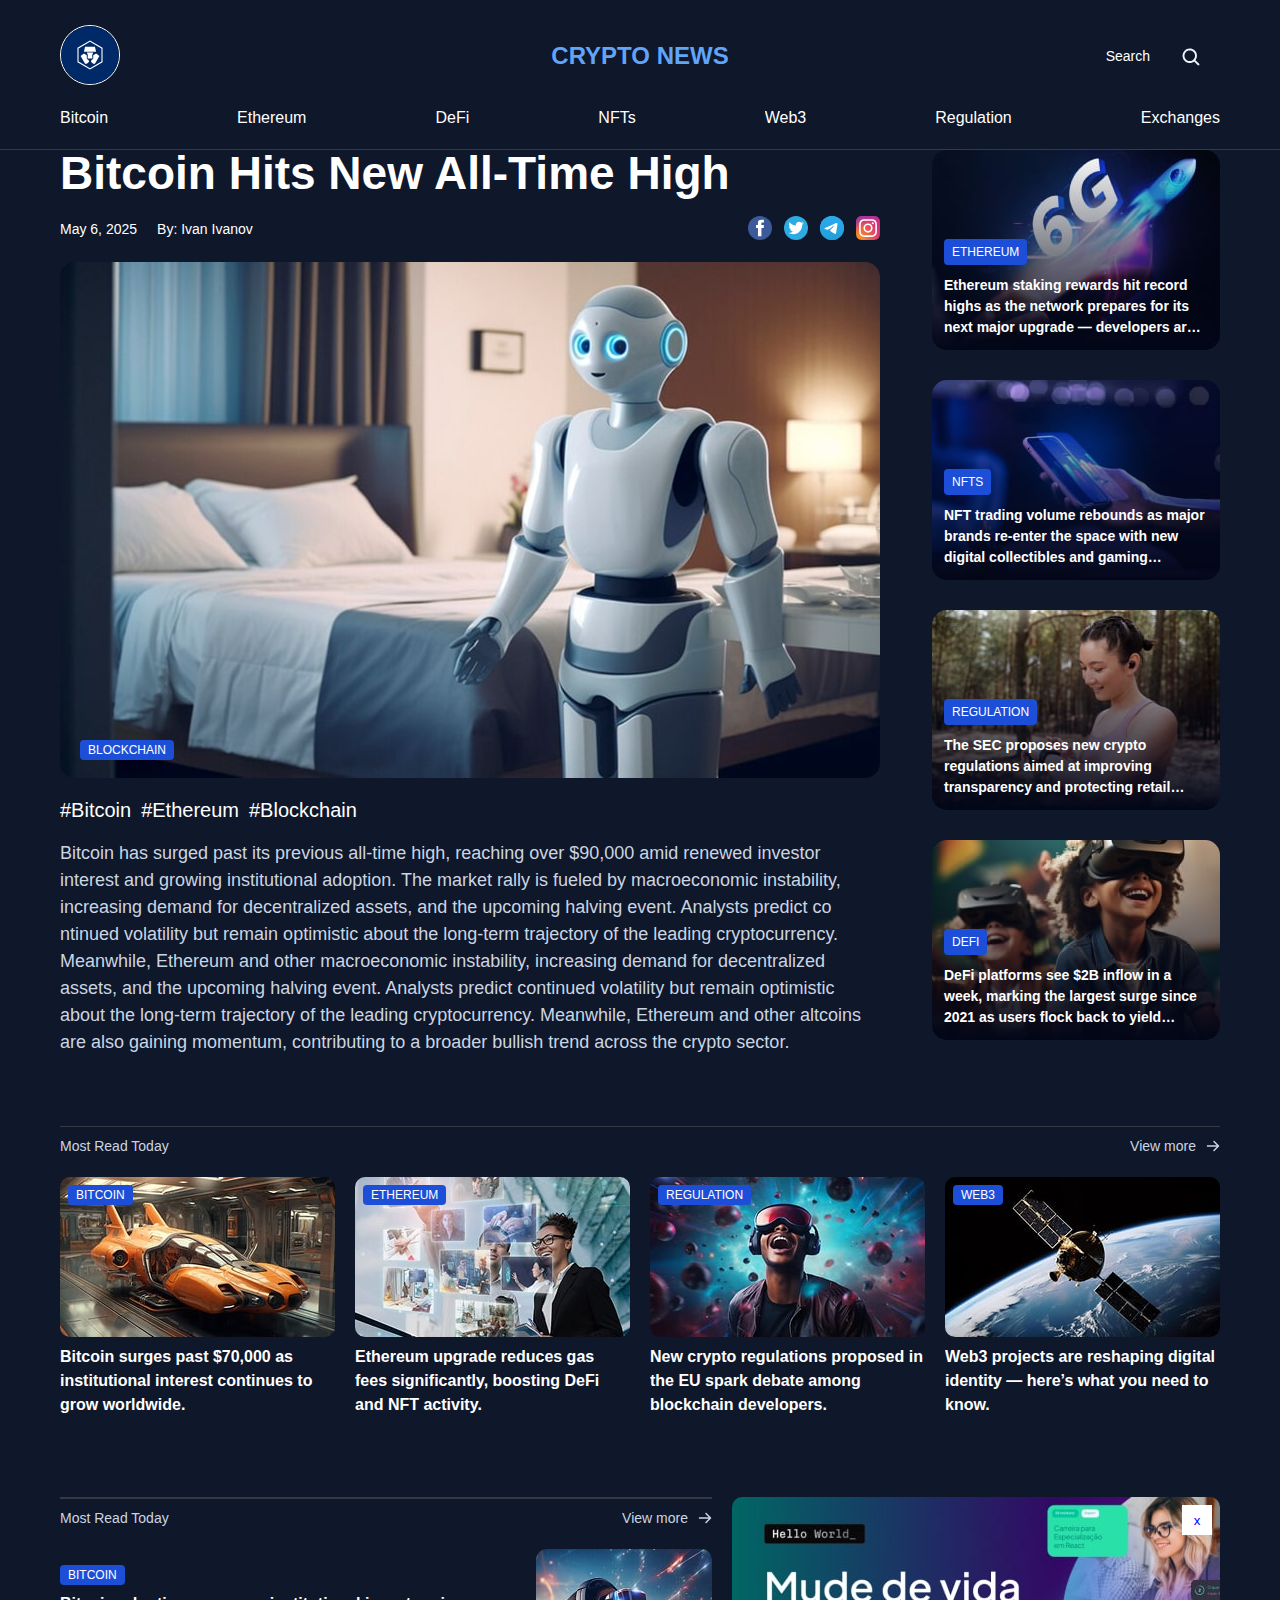
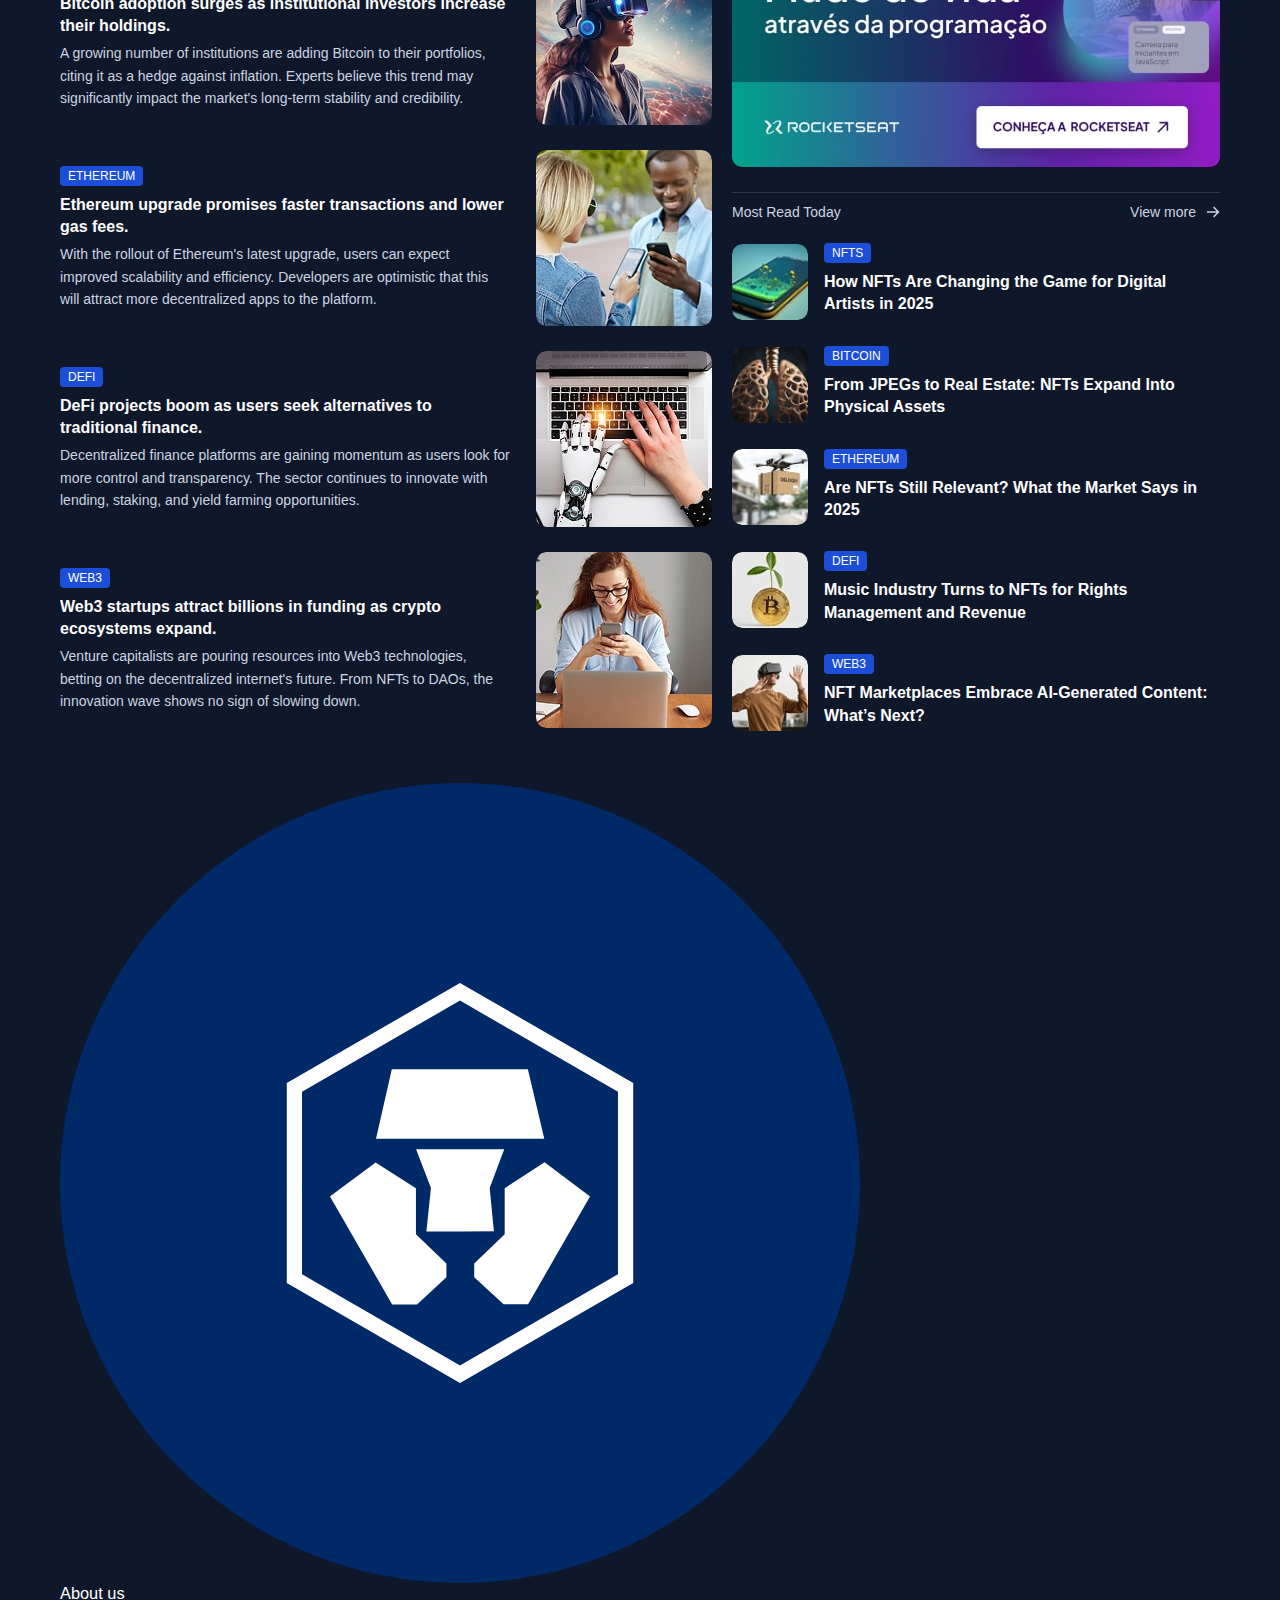
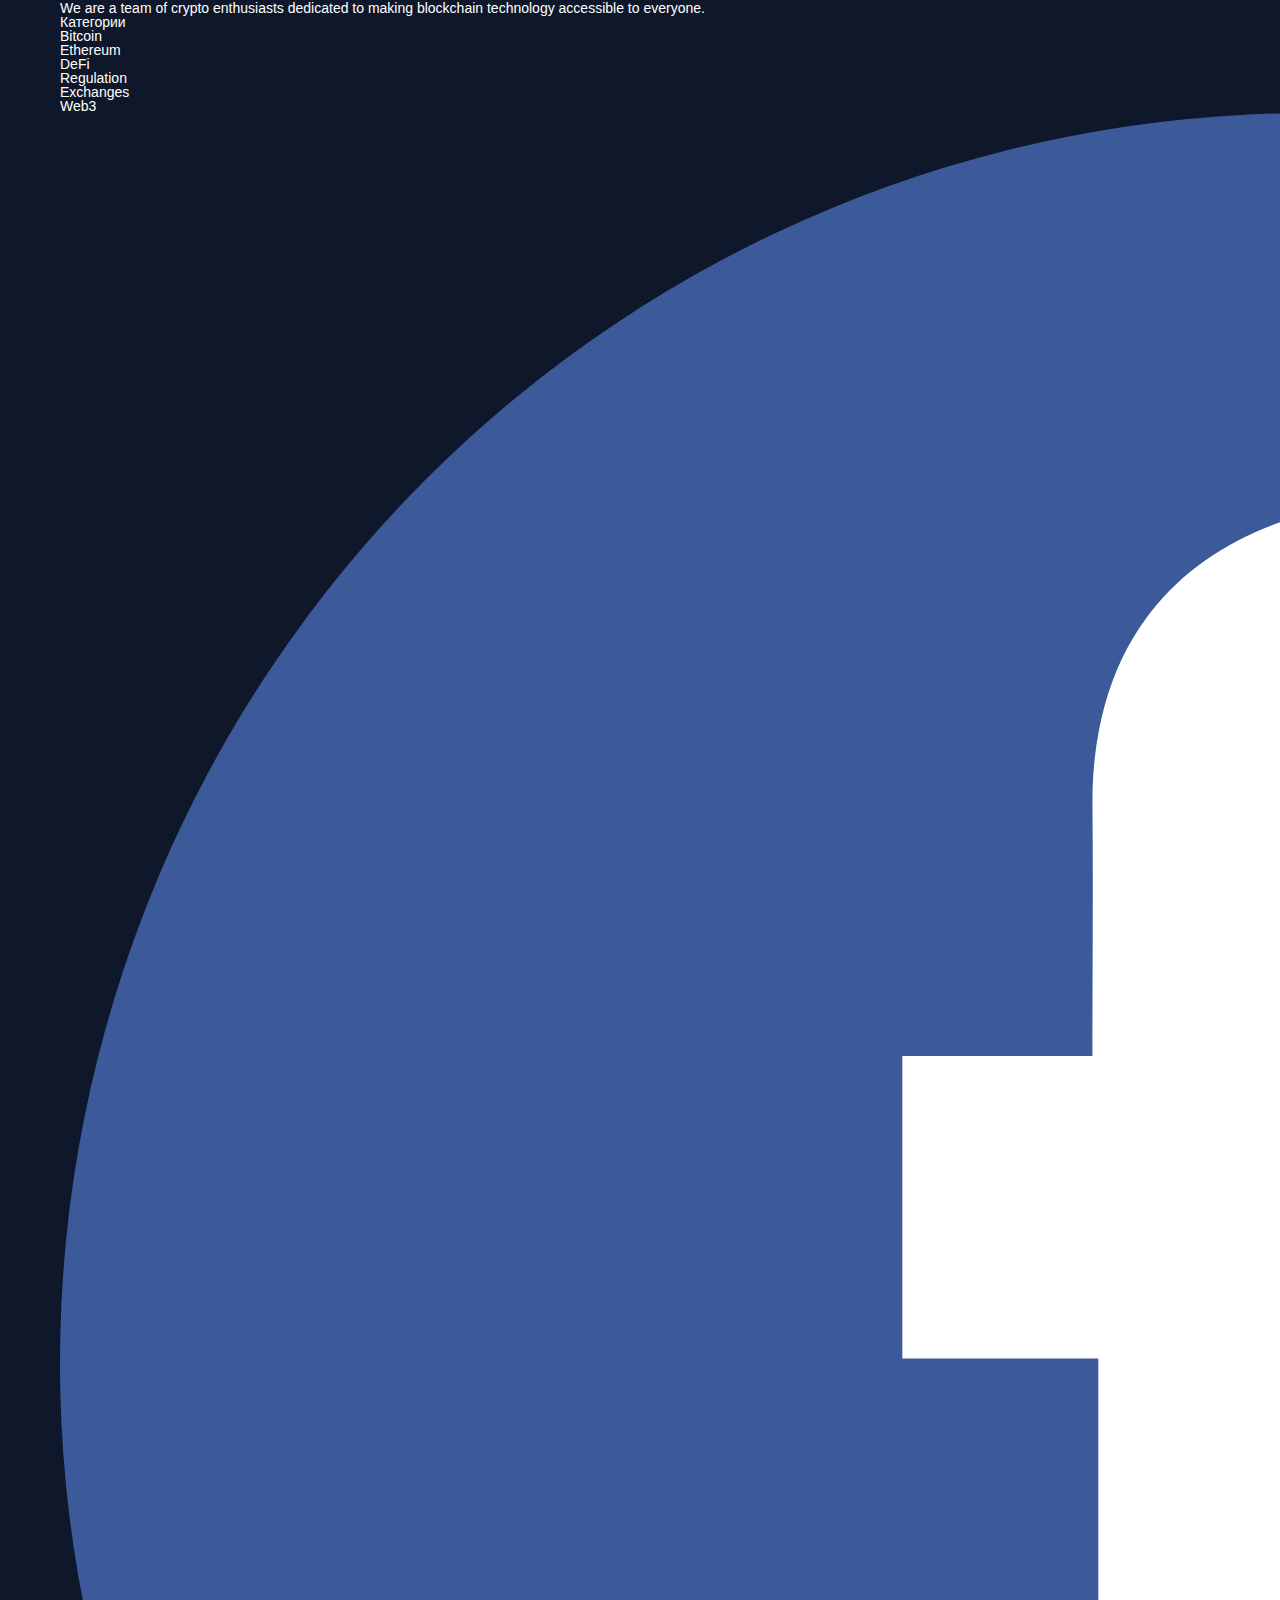
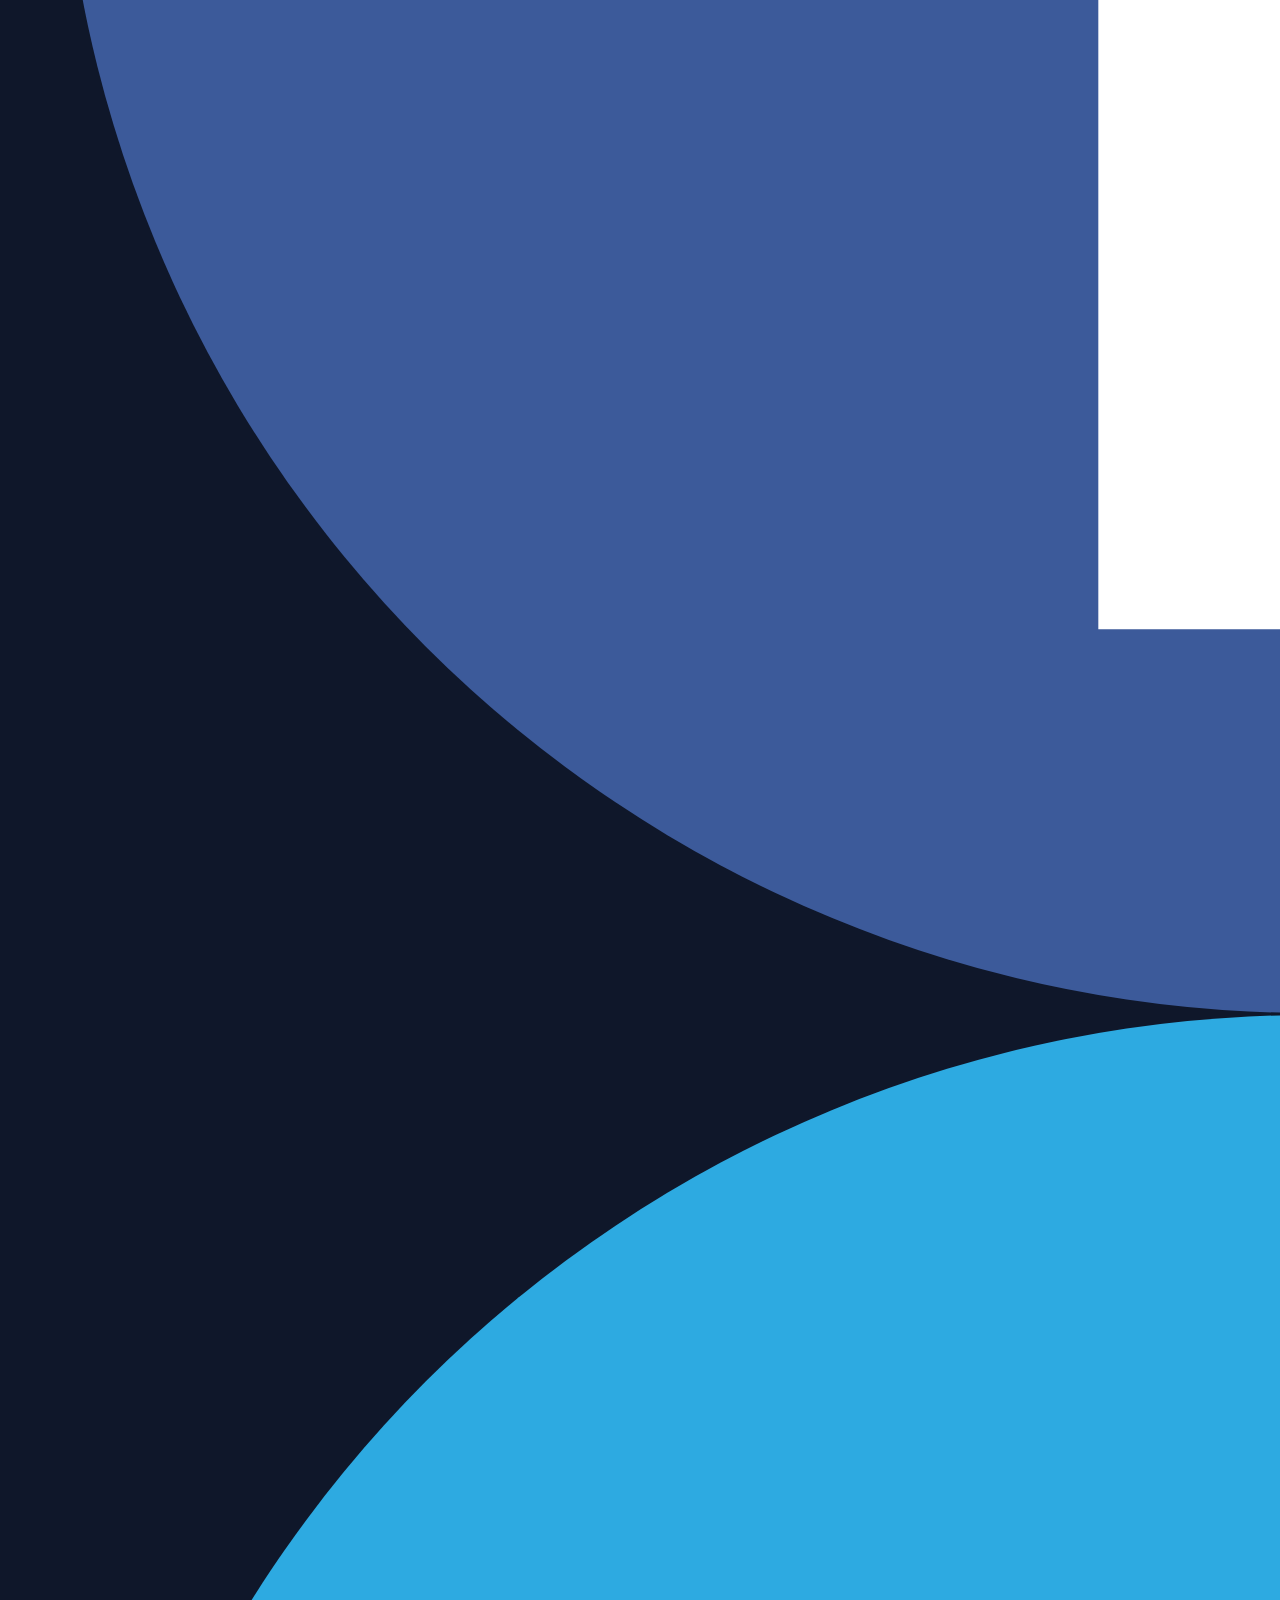
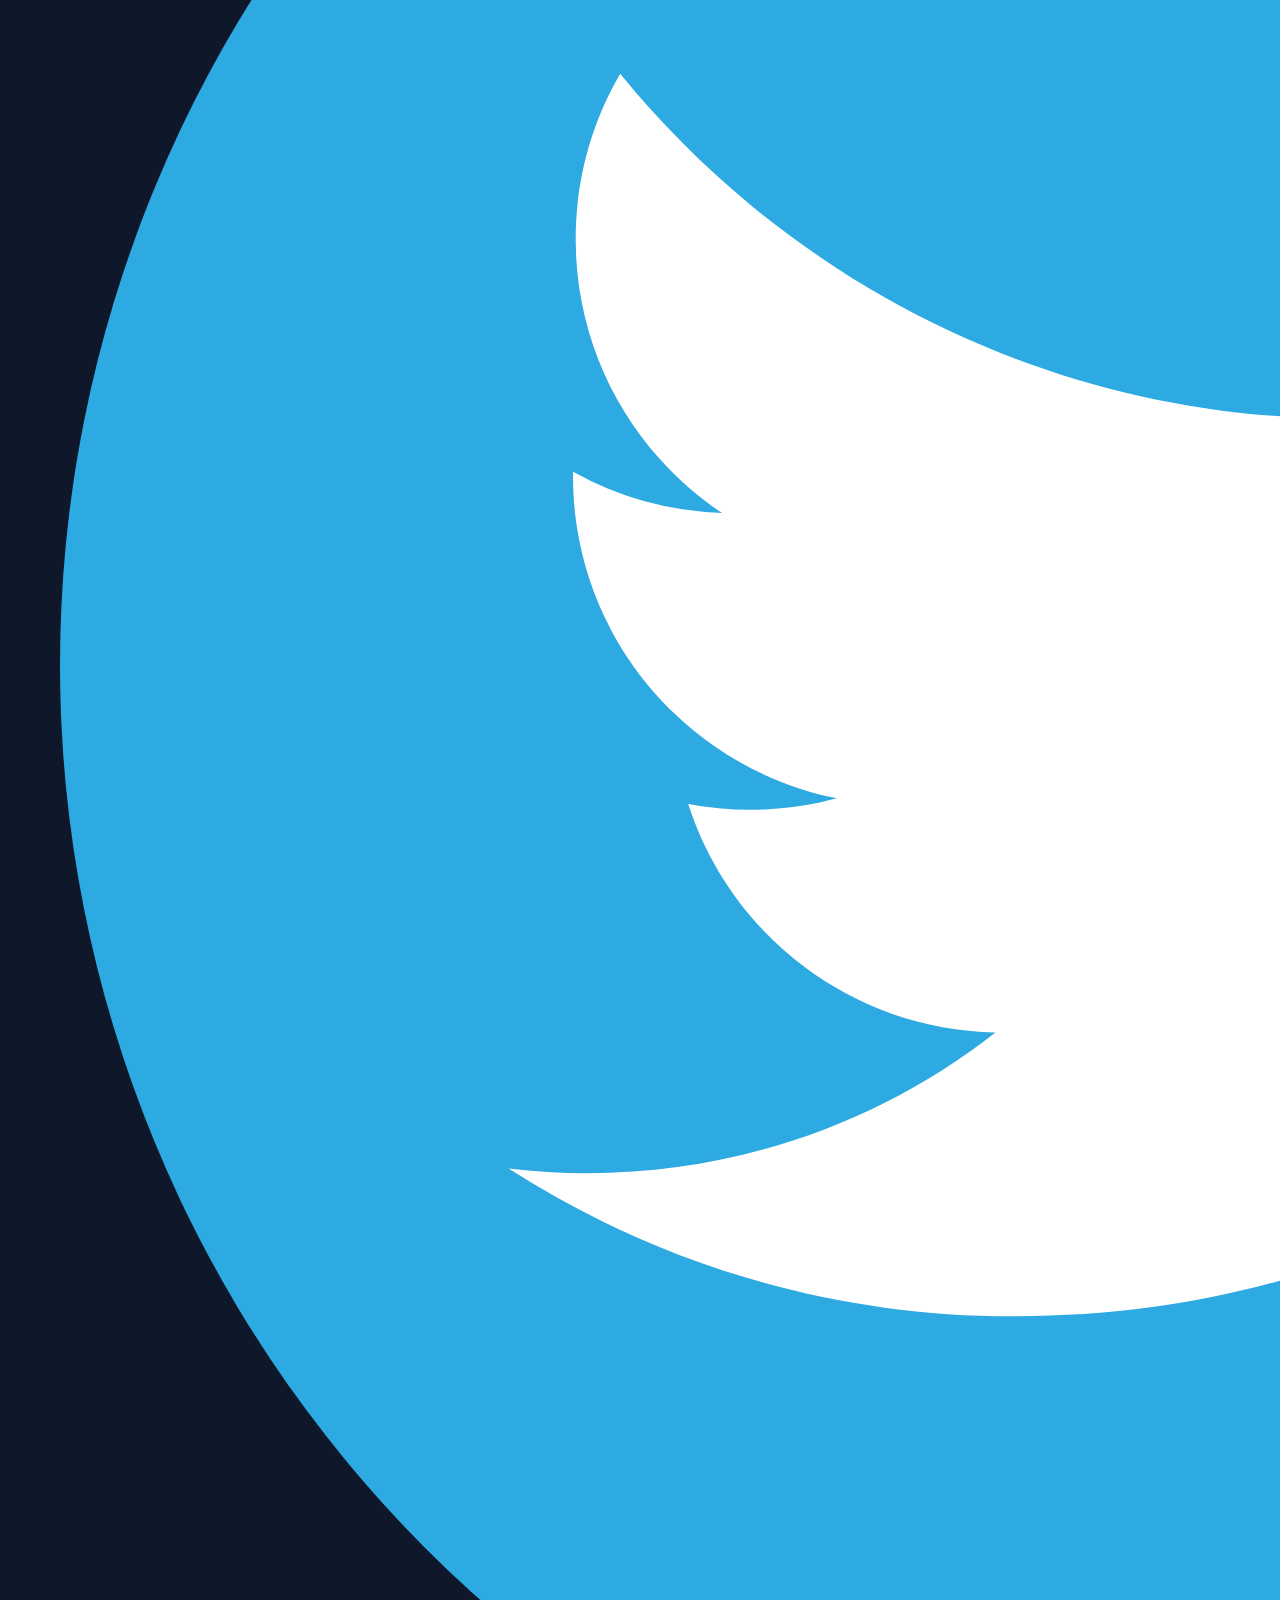
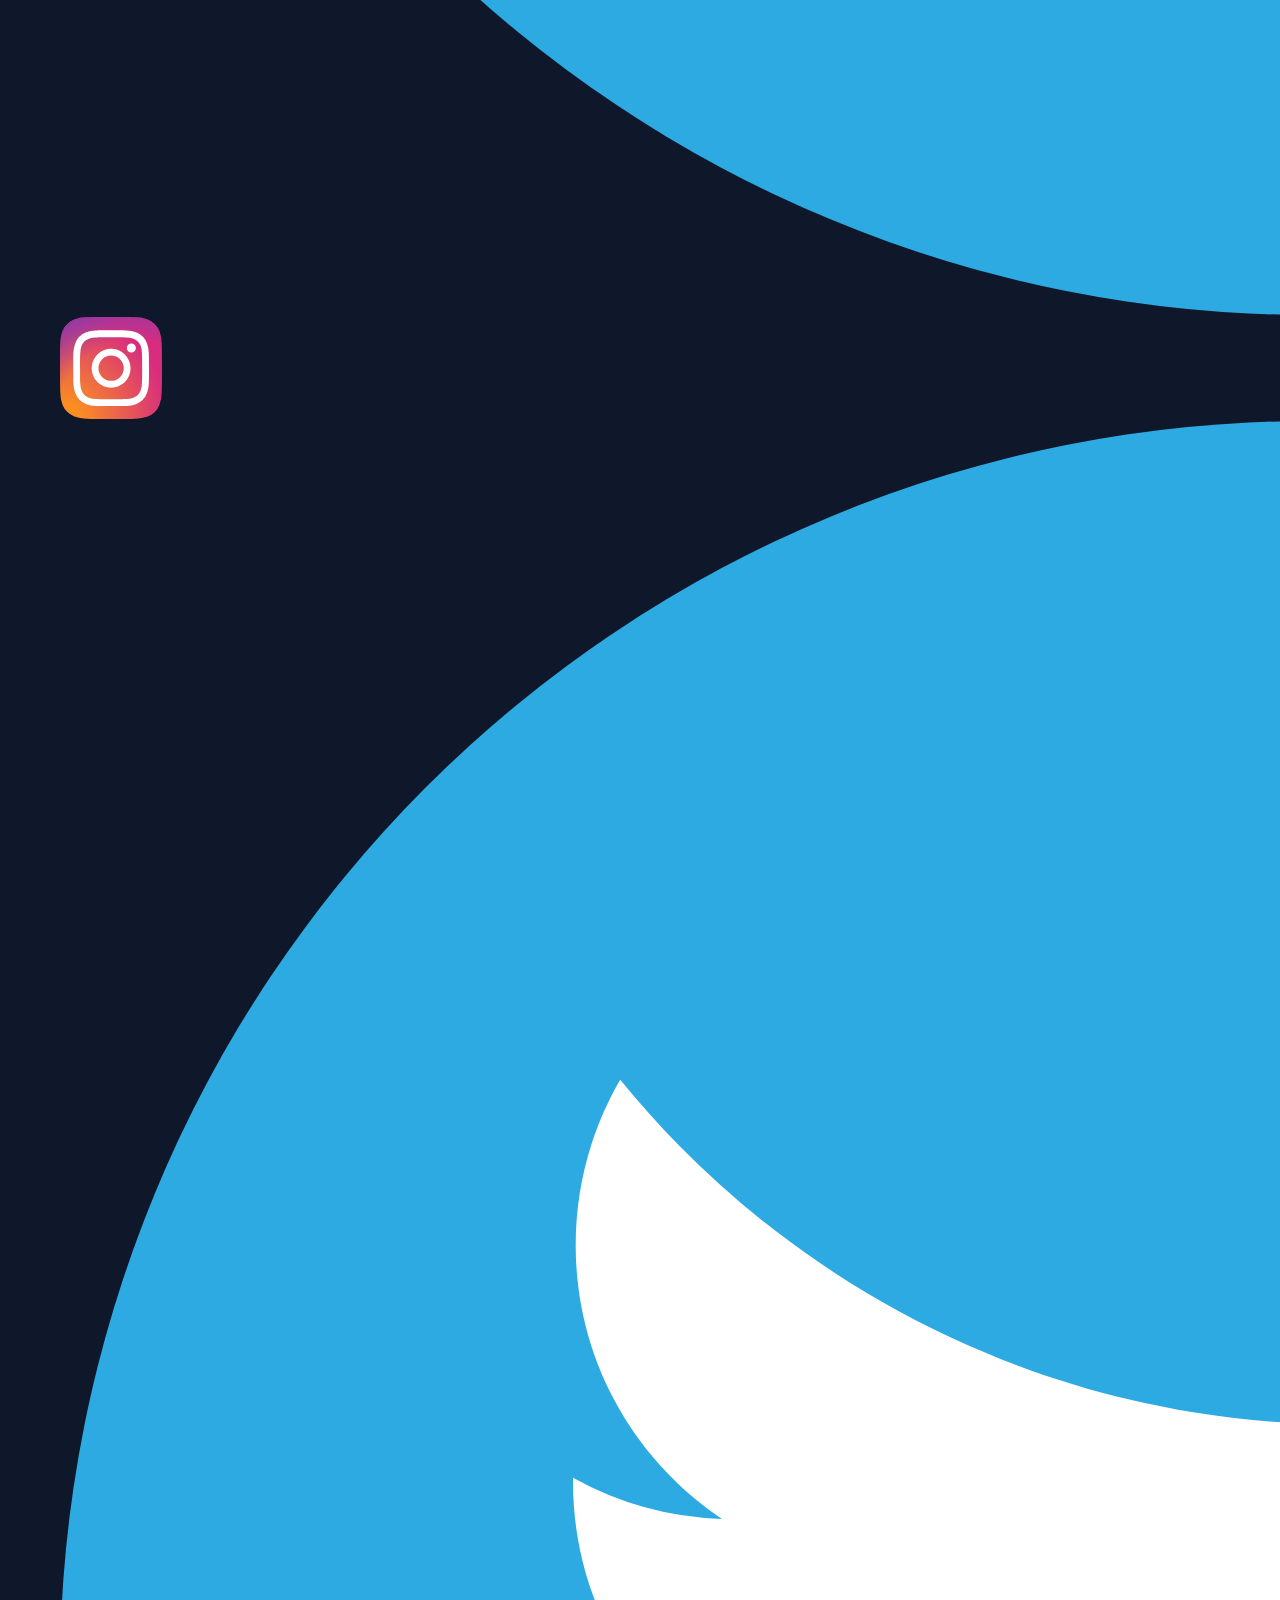
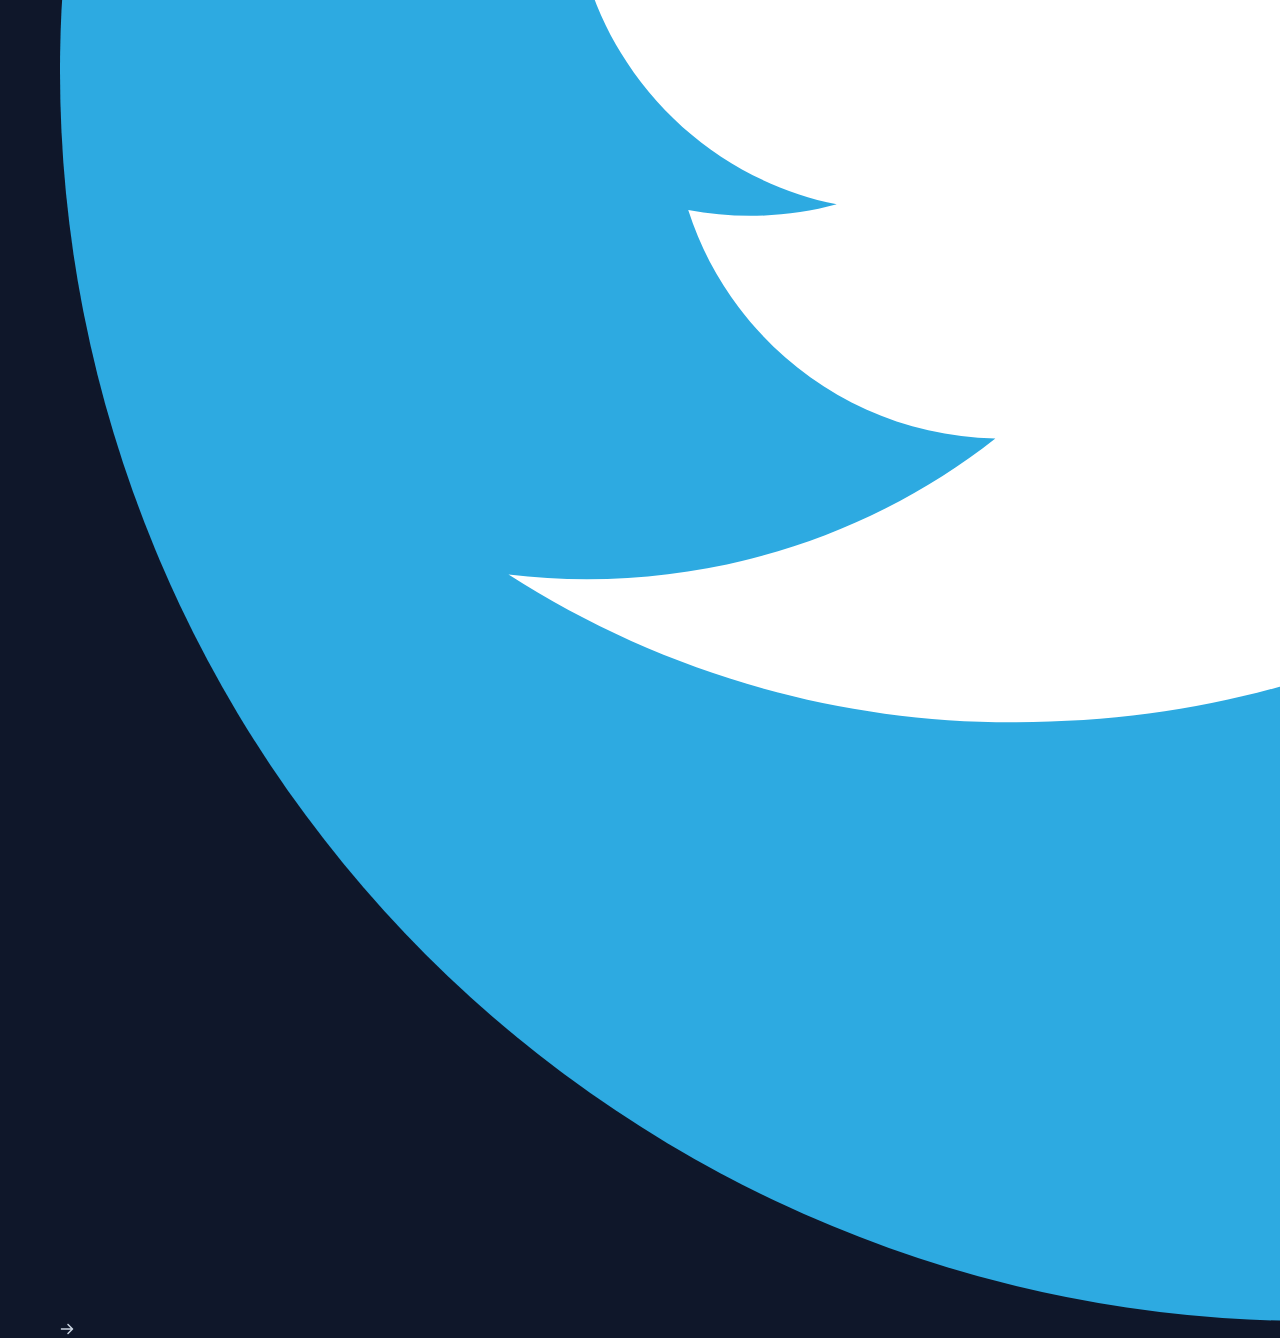
<file: index.html>
<!doctype html>
<html lang="en">
  <head>
    <meta charset="UTF-8">
    <meta name="viewport" content="width=device-width, initial-scale=1.0">
    <title>Crypto-news</title>
    <link rel="stylesheet" href="styles/style.css">
  </head>
  <body>
    <div class="body-overlay"></div>
    <header class="header">
      <div class="header__container container">
        <a href="#" class="header__logo">
          <img src="imgs/crypto.svg" alt="Crypto News Logo">
        </a>

        <h1 class="header__title">Crypto News</h1>

        <nav class="header__nav">
          <ul class="header__nav-list">
            <li class="header__nav-item">
              <a href="#" class="header__nav-link">Bitcoin</a>
            </li>
            <li class="header__nav-item">
              <a href="#" class="header__nav-link">Ethereum</a>
            </li>
            <li class="header__nav-item">
              <a href="#" class="header__nav-link">DeFi</a>
            </li>
            <li class="header__nav-item">
              <a href="#" class="header__nav-link">NFTs</a>
            </li>
            <li class="header__nav-item">
              <a href="#" class="header__nav-link">Web3</a>
            </li>
            <li class="header__nav-item">
              <a href="#" class="header__nav-link">Regulation</a>
            </li>
            <li class="header__nav-item">
              <a href="#" class="header__nav-link">Exchanges</a>
            </li>
          </ul>
        </nav>

        <div class="search__wrapper">
          <span class="search__txt">Search</span>
          <div class="search">
            <div class="icon">
              <img src="imgs/search-btn.svg" alt="Search Icon">
            </div>
            <div class="input">
              <input
                type="text"
                class="input"
                id="input-search"
                placeholder="Search crypto topics..."
              >
            </div>
            <button aria-label="Close" type="button" class="clear">X</button>
          </div>
        </div>

        <button class="burger-menu" aria-label="Open navigation menu" type="button">
          <span></span>
          <span></span>
          <span></span>
        </button>
      </div>
    </header>

    <main class="main">
      <div class="container main__container">
        <article class="main__article">
          <h2 class="main__title">Bitcoin Hits New All-Time High</h2>
          <div class="news__meta">
            <span class="news__date">May 6, 2025</span>
            <span class="news__author">By: Ivan Ivanov</span>

            <div class="news__socials">
              <a href="#" class="news__social-link">
                <img src="imgs/facebook.svg" alt="Facebook" class="news__social-icon">
              </a>
              <a href="#" class="news__social-link">
                <img src="imgs/twitter.svg" alt="Twitter" class="news__social-icon">
              </a>
              <a href="#" class="news__social-link">
                <img src="imgs/telegram.svg" alt="Telegram" class="news__social-icon">
              </a>
              <a href="#" class="news__social-link">
                <img src="imgs/instagram.svg" alt="Instagram" class="news__social-icon">
              </a>
            </div>
          </div>

          <div class="main__img">
            <img src="imgs/main.jpg" alt="Bitcoin chart rising">
            <div class="main__btn btn">Blockchain</div>
          </div>

          <div class="news__tags">
            <a href="#" class="news__tag">#Bitcoin</a>
            <a href="#" class="news__tag">#Ethereum</a>
            <a href="#" class="news__tag">#Blockchain</a>
          </div>

          <p class="main__text">
            Bitcoin has surged past its previous all-time high, reaching over $90,000 amid renewed
            investor interest and growing institutional adoption. The market rally is fueled by
            macroeconomic instability, increasing demand for decentralized assets, and the upcoming
            halving event. Analysts predict co ntinued volatility but remain optimistic about the
            long-term trajectory of the leading cryptocurrency. Meanwhile, Ethereum and other
            macroeconomic instability, increasing demand for decentralized assets, and the upcoming
            halving event. Analysts predict continued volatility but remain optimistic about the
            long-term trajectory of the leading cryptocurrency. Meanwhile, Ethereum and other
            altcoins are also gaining momentum, contributing to a broader bullish trend across the
            crypto sector.
          </p>
        </article>

        <aside class="sidebar">
          <a href="#" class="post">
            <img src="imgs/side1.jpg" alt="Ethereum staking">
            <p class="post__txt">
              <span class="btn post__btn">Ethereum</span>
              Ethereum staking rewards hit record highs as the network prepares for its next major
              upgrade — developers are calling it “The Surge”.
            </p>
          </a>
          <a href="#" class="post">
            <img src="imgs/side2.jpg" alt="NFT trend">
            <p class="post__txt">
              <span class="btn post__btn">NFTs</span>
              NFT trading volume rebounds as major brands re-enter the space with new digital
              collectibles and gaming partnerships.
            </p>
          </a>
          <a href="#" class="post">
            <img src="imgs/side3.jpg" alt="Regulation news">
            <p class="post__txt">
              <span class="btn post__btn">Regulation</span>
              The SEC proposes new crypto regulations aimed at improving transparency and protecting
              retail investors in the U.S. markets.
            </p>
          </a>
          <a href="#" class="post">
            <img src="imgs/side4.jpg" alt="DeFi news">
            <p class="post__txt">
              <span class="btn post__btn">DeFi</span>
              DeFi platforms see $2B inflow in a week, marking the largest surge since 2021 as users
              flock back to yield farming protocols.
            </p>
          </a>
        </aside>
      </div>
    </main>

    <section class="line__cards">
      <div class="container line__cards-container">
        <div class="line__cards-header">
          <span class="line__cards-title">Most Read Today</span>
          <a href="#" class="view__more">
            <span>View more</span>
            <img src="imgs/arrow-right.svg" alt="arrow-right">
          </a>
        </div>

        <div class="line__cards-wrapper">
          <a href="#" class="line__card">
            <div class="line__card-img">
              <img src="imgs/line-1.jpg" alt="card">
              <span class="btn line__cards-btn">Bitcoin</span>
            </div>
            <p class="line__card-txt">
              Bitcoin surges past $70,000 as institutional interest continues to grow worldwide.
            </p>
          </a>

          <a href="#" class="line__card">
            <div class="line__card-img">
              <img src="imgs/line-2.jpg" alt="card">
              <span class="btn line__cards-btn">Ethereum</span>
            </div>
            <p class="line__card-txt">
              Ethereum upgrade reduces gas fees significantly, boosting DeFi and NFT activity.
            </p>
          </a>

          <a href="#" class="line__card">
            <div class="line__card-img">
              <img src="imgs/line-3.jpg" alt="card">
              <span class="btn line__cards-btn">Regulation</span>
            </div>
            <p class="line__card-txt">
              New crypto regulations proposed in the EU spark debate among blockchain developers.
            </p>
          </a>

          <a href="#" class="line__card">
            <div class="line__card-img">
              <img src="imgs/line-4.jpg" alt="card">
              <span class="btn line__cards-btn">Web3</span>
            </div>
            <p class="line__card-txt">
              Web3 projects are reshaping digital identity — here’s what you need to know.
            </p>
          </a>
        </div>
      </div>
    </section>

    <section class="column__cards">
      <div class="container column__cards-container">
        <div class="column__cards-left">
          <div class="line__cards-header">
            <span class="line__cards-title">Most Read Today</span>
            <a href="#" class="view__more">
              <span>View more</span>
              <img src="imgs/arrow-right.svg" alt="arrow-right">
            </a>
          </div>

          <a href="#" class="column__card">
            <div class="column__card-info">
              <span class="btn column__cards-btn">Bitcoin</span>
              <h3 class="column__card-title">
                Bitcoin adoption surges as institutional investors increase their holdings.
              </h3>
              <p class="column__card-txt">
                A growing number of institutions are adding Bitcoin to their portfolios, citing it
                as a hedge against inflation. Experts believe this trend may significantly impact
                the market's long-term stability and credibility.
              </p>
            </div>
            <div class="column__card-img">
              <img src="imgs/card_left-1.jpg" alt="card">
            </div>
          </a>

          <a href="#" class="column__card">
            <div class="column__card-info">
              <span class="btn column__cards-btn">Ethereum</span>
              <h3 class="column__card-title">
                Ethereum upgrade promises faster transactions and lower gas fees.
              </h3>
              <p class="column__card-txt">
                With the rollout of Ethereum's latest upgrade, users can expect improved scalability
                and efficiency. Developers are optimistic that this will attract more decentralized
                apps to the platform.
              </p>
            </div>
            <div class="column__card-img">
              <img src="imgs/card_left-2.jpg" alt="card">
            </div>
          </a>

          <a href="#" class="column__card">
            <div class="column__card-info">
              <span class="btn column__cards-btn">DeFi</span>
              <h3 class="column__card-title">
                DeFi projects boom as users seek alternatives to traditional finance.
              </h3>
              <p class="column__card-txt">
                Decentralized finance platforms are gaining momentum as users look for more control
                and transparency. The sector continues to innovate with lending, staking, and yield
                farming opportunities.
              </p>
            </div>
            <div class="column__card-img">
              <img src="imgs/card_left-3.jpg" alt="card">
            </div>
          </a>

          <a href="#" class="column__card">
            <div class="column__card-info">
              <span class="btn column__cards-btn">Web3</span>
              <h3 class="column__card-title">
                Web3 startups attract billions in funding as crypto ecosystems expand.
              </h3>
              <p class="column__card-txt">
                Venture capitalists are pouring resources into Web3 technologies, betting on the
                decentralized internet's future. From NFTs to DAOs, the innovation wave shows no
                sign of slowing down.
              </p>
            </div>
            <div class="column__card-img">
              <img src="imgs/card_left-4.jpg" alt="card">
            </div>
          </a>
        </div>

        <div class="column__cards-right">
          <div class="advertize__wrapper">
            <img src="imgs/advertaze.jpg" alt="advertize-img">
            <button aria-label="advertize-close" type="button" class="advertize-close">x</button>
          </div>

          <div class="line__cards-header">
            <span class="line__cards-title">Most Read Today</span>
            <a href="#" class="view__more">
              <span>View more</span>
              <img src="imgs/arrow-right.svg" alt="arrow-right">
            </a>
          </div>

          <a href="#" class="column__card">
            <div class="column__card-img">
              <img src="imgs/card_right-1.jpg" alt="card">
            </div>
            <div class="column__card-info">
              <span class="btn column__cards-btn">NFTs</span>
              <h3 class="column__card-title">
                How NFTs Are Changing the Game for Digital Artists in 2025
              </h3>
            </div>
          </a>

          <a href="#" class="column__card">
            <div class="column__card-img">
              <img src="imgs/card_right-2.jpg" alt="card">
            </div>
            <div class="column__card-info">
              <span class="btn column__cards-btn">Bitcoin</span>
              <h3 class="column__card-title">
                From JPEGs to Real Estate: NFTs Expand Into Physical Assets
              </h3>
            </div>
          </a>

          <a href="#" class="column__card">
            <div class="column__card-img">
              <img src="imgs/card_right-3.jpg" alt="card">
            </div>
            <div class="column__card-info">
              <span class="btn column__cards-btn">Ethereum</span>
              <h3 class="column__card-title">
                Are NFTs Still Relevant? What the Market Says in 2025
              </h3>
            </div>
          </a>

          <a href="#" class="column__card">
            <div class="column__card-img">
              <img src="imgs/card_right-4.jpg" alt="card">
            </div>
            <div class="column__card-info">
              <span class="btn column__cards-btn">DeFi</span>
              <h3 class="column__card-title">
                Music Industry Turns to NFTs for Rights Management and Revenue
              </h3>
            </div>
          </a>

          <a href="#" class="column__card">
            <div class="column__card-img">
              <img src="imgs/card_right-5.jpg" alt="card">
            </div>
            <div class="column__card-info">
              <span class="btn column__cards-btn">Web3</span>
              <h3 class="column__card-title">
                NFT Marketplaces Embrace AI-Generated Content: What’s Next?
              </h3>
            </div>
          </a>
        </div>
      </div>
    </section>

    <footer class="footer">
      <div class="footer__container container">
        <div class="footer__column footer__column--about">
          <a href="#">
            <img src="imgs/crypto.svg" alt="footer-logo" class="footer__logo">
          </a>
          <h3 class="footer__title">About us</h3>
          <p class="footer__text">
            We are a team of crypto enthusiasts dedicated to making blockchain technology accessible
            to everyone.
          </p>
        </div>

        <div class="footer__column footer__column--links">
          <p class="footer__category-title">Категории</p>
          <ul class="footer__links-grid">
            <li><a href="#" class="footer__link">Bitcoin</a></li>
            <li><a href="#" class="footer__link">Ethereum</a></li>
            <li><a href="#" class="footer__link">DeFi</a></li>
            <li><a href="#" class="footer__link">Regulation</a></li>
            <li><a href="#" class="footer__link">Exchanges</a></li>
            <li><a href="#" class="footer__link">Web3</a></li>
          </ul>
        </div>

        <div class="footer__column footer__column--social">
          <div class="footer__social-icons">
            <a href="#" class="footer__social-link">
              <img src="imgs/facebook.svg" alt="Facebook">
            </a>
            <a href="#" class="footer__social-link">
              <img src="imgs/twitter.svg" alt="Twitter">
            </a>
            <a href="#" class="footer__social-link">
              <img src="imgs/instagram.svg" alt="Instagram">
            </a>
            <a href="#" class="footer__social-link">
              <img src="imgs/twitter.svg" alt="Twitter">
            </a>
          </div>
          <a href="#" class="footer__scroll-top">
            <img src="imgs/arrow-right.svg" alt="arrow up">
          </a>
        </div>
      </div>
    </footer>

    <script src="script.js"></script>
  </body>
</html>
</file>
<file: styles/style.css>
@import 'resets.css';
@import 'header.css';
@import 'main.css';
@import 'lineCards.css';
@import 'columnCards.css';
</file>
